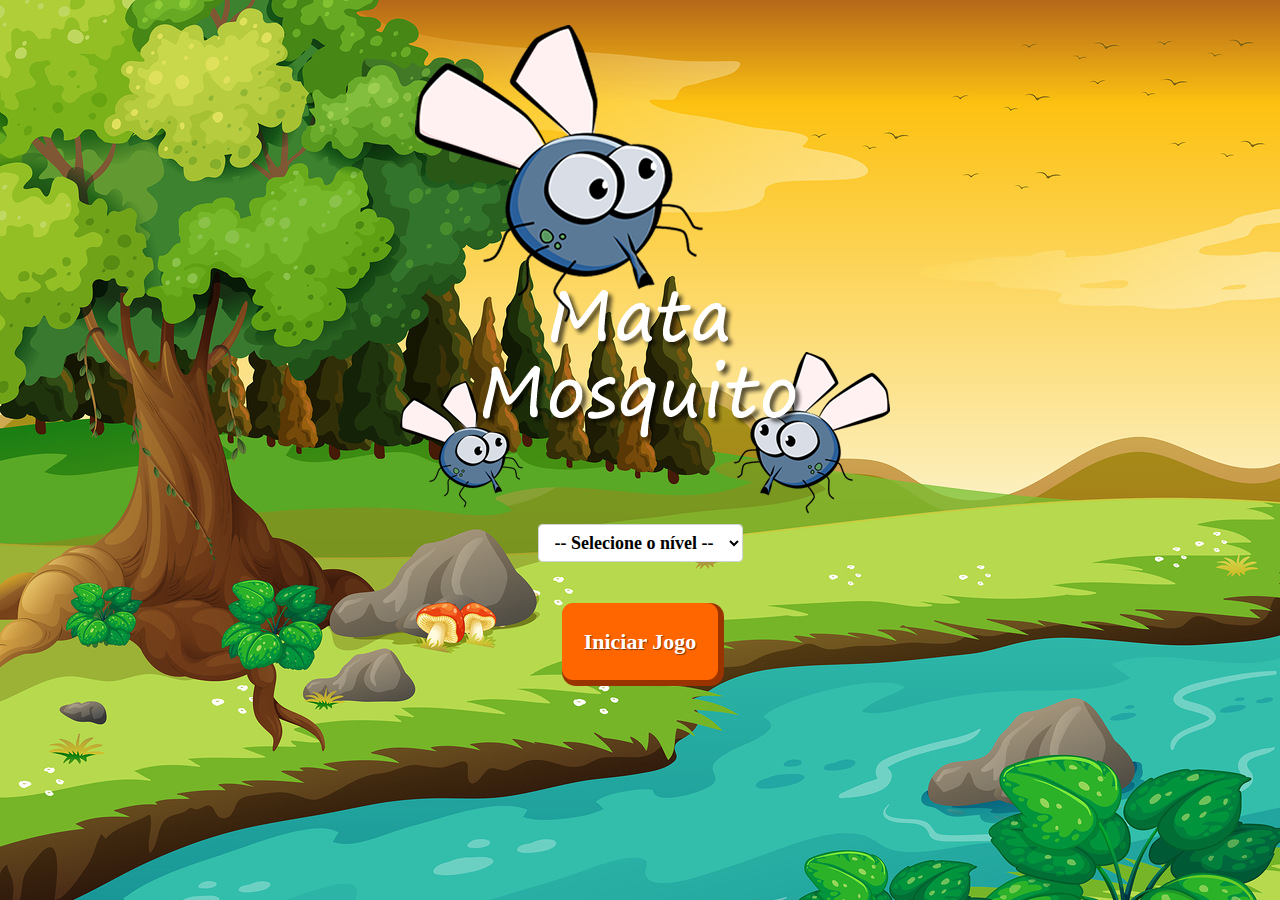
<file: index.html>
<!DOCTYPE html>
<html>
  <head>
    <title></title>
    <meta charset="UTF-8" />
    <link
      rel="stylesheet"
      href="https://maxcdn.bootstrapcdn.com/bootstrap/4.0.0/css/bootstrap.min.css"
      integrity="sha384-Gn5384xqQ1aoWXA+058RXPxPg6fy4IWvTNh0E263XmFcJlSAwiGgFAW/dAiS6JXm"
      crossorigin="anonymous"
    />

    <link rel="stylesheet" href="./css/style.css" />

    <script>
      function iniciarJogo() {
        var nivel = document.getElementById('nivel').value

        if (nivel === '') {
          alert('Selecione um nível para iniciar o jogo')
          return false
        }

        window.location.href = 'app.html?' + nivel
      }
    </script>
  </head>
  <body>
    <div class="container">
      <div class="row">
        <div class="col">
          <div class="d-flex justify-content-center mt-4">
            <img src="./img/game.png" />
          </div>
        </div>
      </div>

      <div class="row">
        <div class="col">
          <div class="d-flex justify-content-center">
            <div class="mb-2">
              <select class="form-control" id="nivel">
                <option value="">-- Selecione o nível --</option>
                <option value="normal">Normal</option>
                <option value="dificil">Difícil</option>
                <option value="impossivel">Impossível</option>
              </select>
            </div>
          </div>
        </div>
      </div>

      <div class="row">
        <div class="col">
          <div class="d-flex justify-content-center">
            <main>
              <button class="botao" onclick="iniciarJogo()">
                Iniciar Jogo
              </button>
            </main>
          </div>
        </div>
      </div>
    </div>
    <div onmouseover="teste.play()"></div>
    <script>
      var teste = new Audio()
      teste.src = './audio/sound-smash.mp3'
    </script>
    <audio preload="auto" autoplay volume="0.1">
      <source src="./audio/music-start.mp3" />
    </audio>
  </body>
</html>
</file>
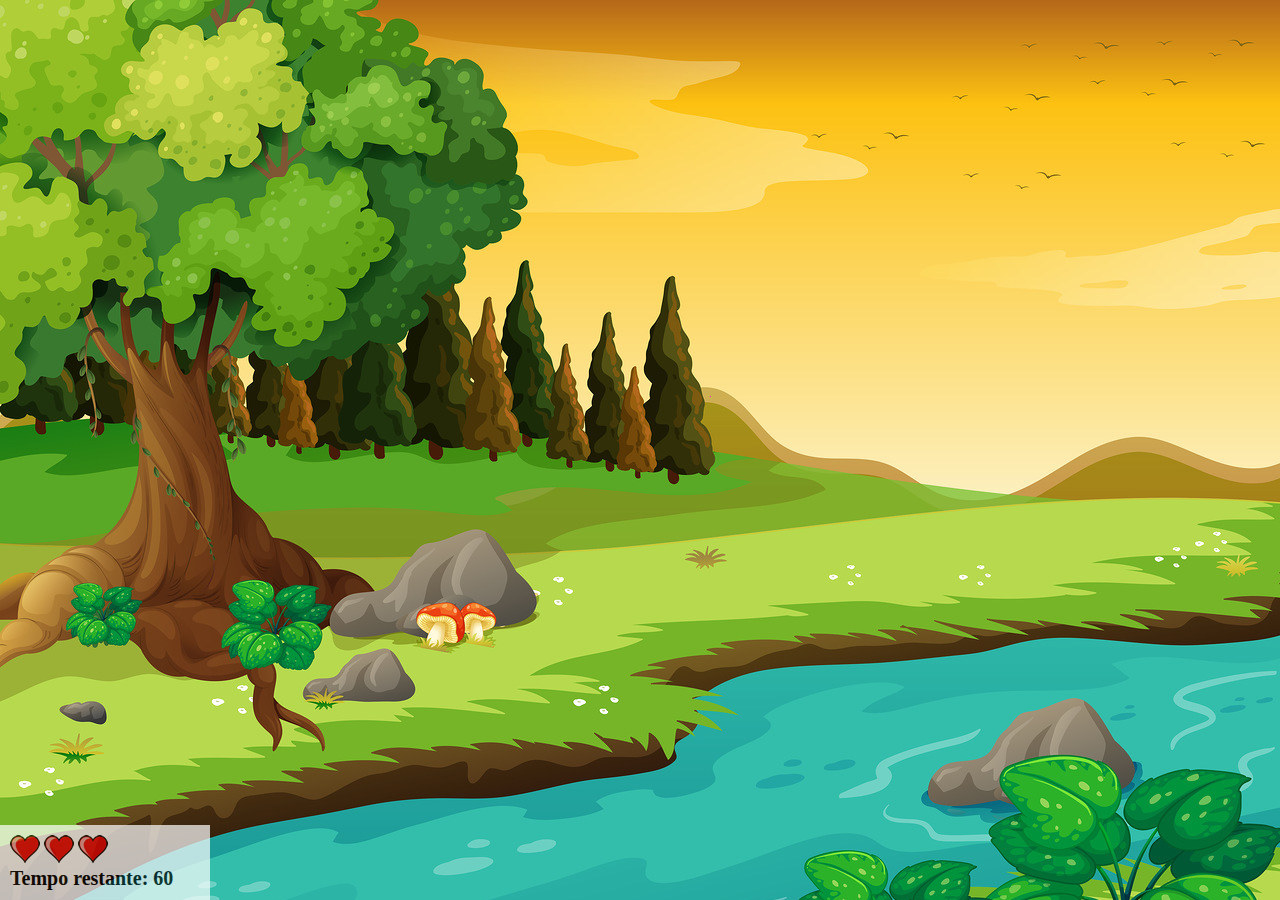
<file: app.html>
<!DOCTYPE html>
<html>
  <head>
    <title></title>
    <meta charset="UTF-8" />
    <link rel="stylesheet" href="./css/style.css" />
    <script src="./js/script.js"></script>
    <script>
      var teste = new Audio()
      teste.src = './audio/sound-smach2.mp3'
    </script>
  </head>
  <body onresize="ajustaTamanhoPalcoJogo()" onclick="teste.play()">
    <div class="painel">
      <div class="vidas">
        <img id="v1" src="./img/coracao_cheio.png" />
        <img id="v2" src="./img/coracao_cheio.png" />
        <img id="v3" src="./img/coracao_cheio.png" />
      </div>

      <div class="cronometro">
        Tempo restante: <span id="cronometro"></span>
      </div>
    </div>

    <script>
      document.getElementById('cronometro').innerHTML = tempo

      var criaMosca = setInterval(function () {
        posicaoRandomica()
      }, criaMosquitoTempo)
    </script>
    <audio preload="auto" autoplay volume="0.1">
      <source src="./audio/music-level.mp3" />
      <source src="./audio/music-imposi.mp3" id="sound-impo" />
    </audio>
  </body>
</html>
</file>
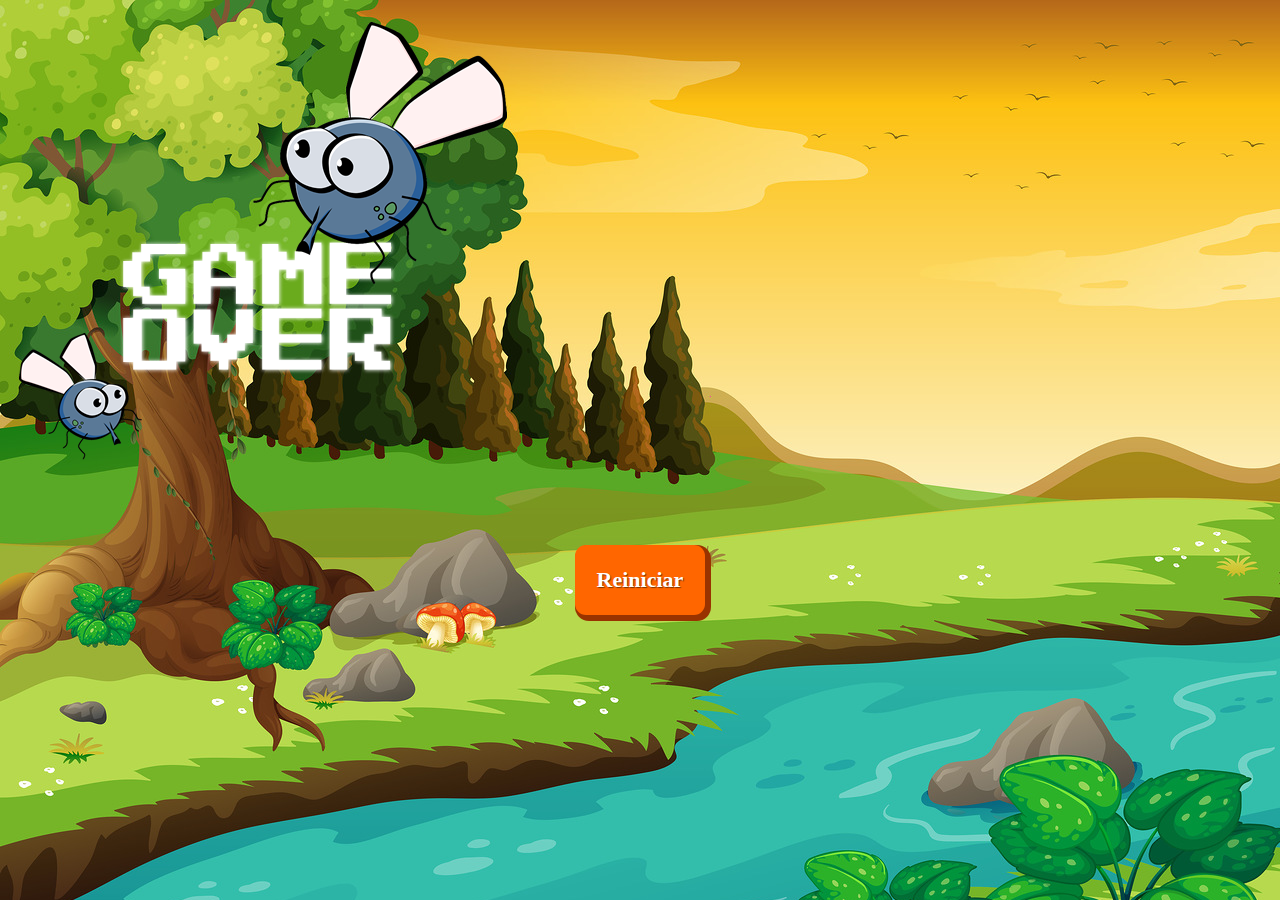
<file: fim_de_jogo.html>
<!DOCTYPE html>
<html lang="en">
  <head>
    <meta charset="UTF-8" />
    <meta http-equiv="X-UA-Compatible" content="IE=edge" />
    <meta name="viewport" content="width=device-width, initial-scale=1.0" />
    <title>Document</title>
    <!-- CSS only -->
    <link
      href="https://cdn.jsdelivr.net/npm/bootstrap@5.1.3/dist/css/bootstrap.min.css"
      rel="stylesheet"
      integrity="sha384-1BmE4kWBq78iYhFldvKuhfTAU6auU8tT94WrHftjDbrCEXSU1oBoqyl2QvZ6jIW3"
      crossorigin="anonymous"
    />

    <link rel="stylesheet" href="./css/style.css" />
  </head>
  <body>
    <div class="container">
      <div class="row">
        <div class="col">
          <div class="d-flex justify-content-center mt-4">
            <img src="./img/game_over.png" alt="" />
          </div>
        </div>
      </div>
      <div class="row">
        <div class="col">
          <div class="d-flex justify-content-center mt-4">
            <main>
              <button class="botao" onclick="window.location.href='index.html'">
                Reiniciar
              </button>
            </main>
          </div>
        </div>
      </div>
    </div>
    <audio preload="auto" autoplay volume="0.1">
      <source src="./audio/sound-gameover.mp3" />
    </audio>
  </body>
</html>
</file>
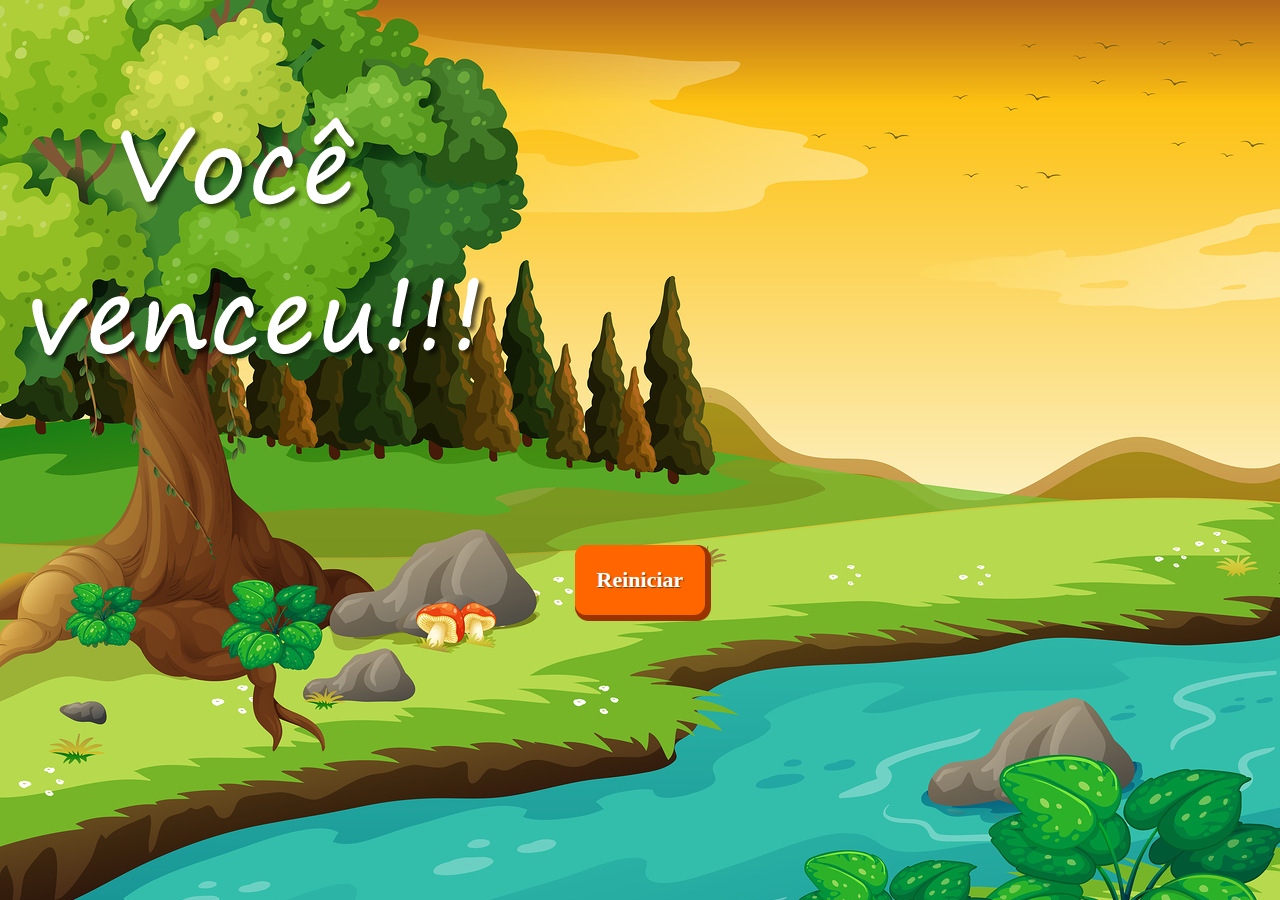
<file: vitoria.html>
<!DOCTYPE html>
<html lang="en">
  <head>
    <meta charset="UTF-8" />
    <meta http-equiv="X-UA-Compatible" content="IE=edge" />
    <meta name="viewport" content="width=device-width, initial-scale=1.0" />
    <title>Document</title>
    <!-- CSS only -->
    <link
      href="https://cdn.jsdelivr.net/npm/bootstrap@5.1.3/dist/css/bootstrap.min.css"
      rel="stylesheet"
      integrity="sha384-1BmE4kWBq78iYhFldvKuhfTAU6auU8tT94WrHftjDbrCEXSU1oBoqyl2QvZ6jIW3"
      crossorigin="anonymous"
    />

    <link rel="stylesheet" href="./css/style.css" />
  </head>
  <body>
    <div class="container">
      <div class="row">
        <div class="col">
          <div class="d-flex justify-content-center mt-4 img-win">
            <img src="./img/vitoria.png" alt="" />
          </div>
        </div>
      </div>
      <div class="row">
        <div class="col">
          <div class="d-flex justify-content-center mt-4">
            <main>
              <button class="botao" onclick="window.location.href='index.html'">
                Reiniciar
              </button>
            </main>
          </div>
        </div>
      </div>
    </div>
    <audio preload="auto" autoplay volume="0.1">
      <source src="./audio/sound-win.mp3" />
    </audio>
  </body>
</html>
</file>
<file: css/style.css>
html,
body {
  font-family: sans-serif;
}

html {
  cursor: url(../img/mata_mosca.png) 30 30, auto;
}

body {
  background: url(../img/bg.jpg);
  background-repeat: no-repeat;
  background-size: 100%;
  font-family: 'Open Sans';
}

@media (max-width: 575.98px) {
  body {
    background: url(../img/bg.jpg);
    background-repeat: repeat-y;
  }
  .mosquito1 {
    width: 90px;
    height: 90px;
  }

  .mosquito2 {
    width: 105px;
    height: 105px;
  }

  .mosquito3 {
    width: 110px;
    height: 110px;
  }

  .painel {
    position: absolute;
    width: 280px;
    padding: 10px;
    left: 0;
    bottom: 0;
    border-top: 1px #fff;
    background-color: #fff;
    opacity: 0.7;
  }

  .vidas {
    float: left;
  }

  .cronometro {
    float: left;
    font-size: 25px;
    font-weight: bold;
  }
}

.mosquito1 {
  width: 50px;
  height: 50px;
}

.mosquito2 {
  width: 70px;
  height: 70px;
}

.mosquito3 {
  width: 90px;
  height: 90px;
}

.ladoA {
  transform: scaleX(1);
}

.ladoB {
  transform: scaleX(-1);
}

.painel {
  position: absolute;
  width: 190px;
  padding: 10px;
  left: 0;
  bottom: 0;
  border-top: 1px #fff;
  background-color: #fff;
  opacity: 0.7;
}

.vidas {
  float: left;
}

.cronometro {
  float: left;
  font-size: 20px;
  font-weight: bold;
}

.btn {
  font-size: 22px;
  font-weight: 600;
}

main {
  text-align: center;
  font-size: 2em;
}

button {
  font: inherit;
  cursor: pointer;
}

.botao {
  display: inline-block;
  margin: 1.5em;
  border: 0;
  padding: 1em 1em;
  text-decoration: none;
  color: #fff;
  background: #f60;
  text-shadow: 1px 1px 1px rgba(0, 0, 0, 0.5);
  border-radius: 0.5em;
  box-shadow: 3px 3px 0 3px #930;
  transition: box-shadow 0.3s ease, transform 0.3s ease;
  font-size: 22px;
  font-weight: 600;
}

.botao:active {
  box-shadow: 0 0 0 0 #930, inset 4px 4px 4px #930;
  transform: translate(6px, 6px);
}

option {
  font-size: 18px;
  font-weight: 600;
  color: #000;
}
option:hover {
  background: #f60;
}
.form-control {
  color: #000;
  font-size: 18px;
  font-weight: 600;
}

select {
  background: #f60;
}
</file>
